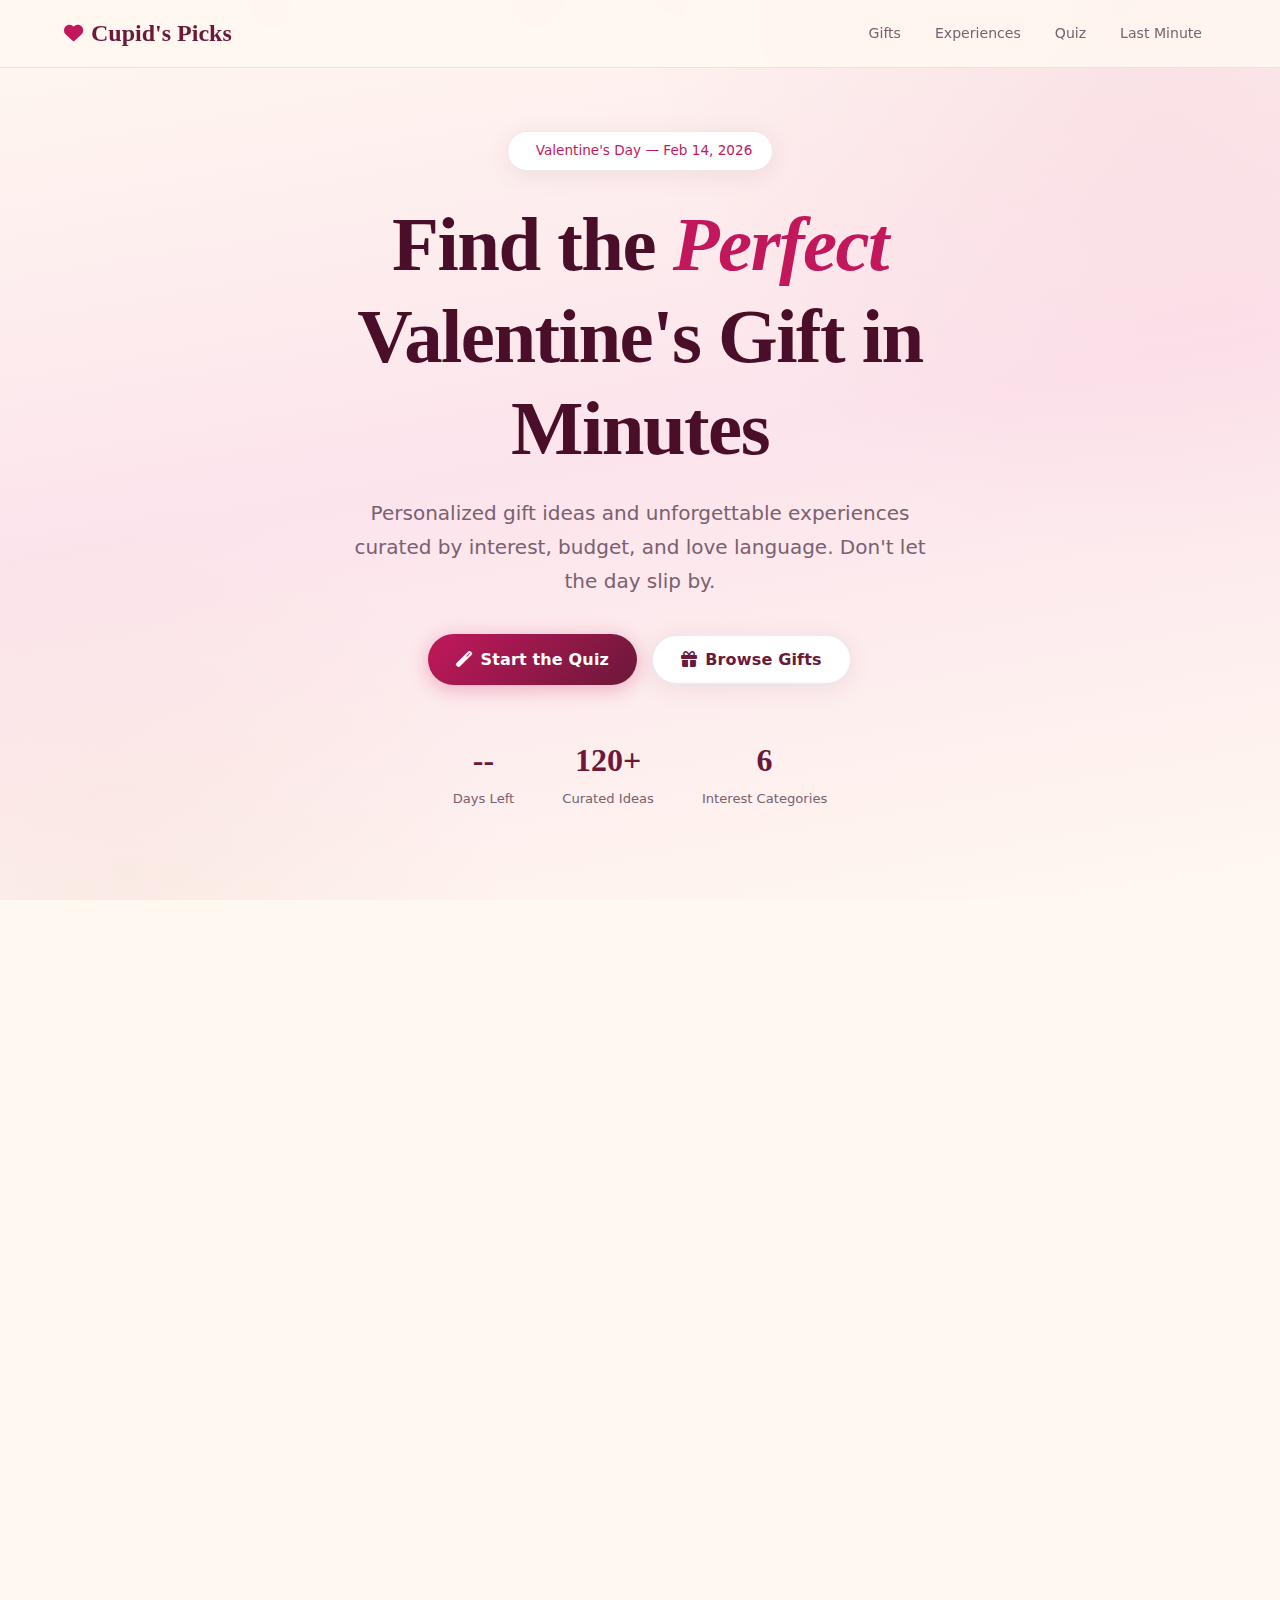
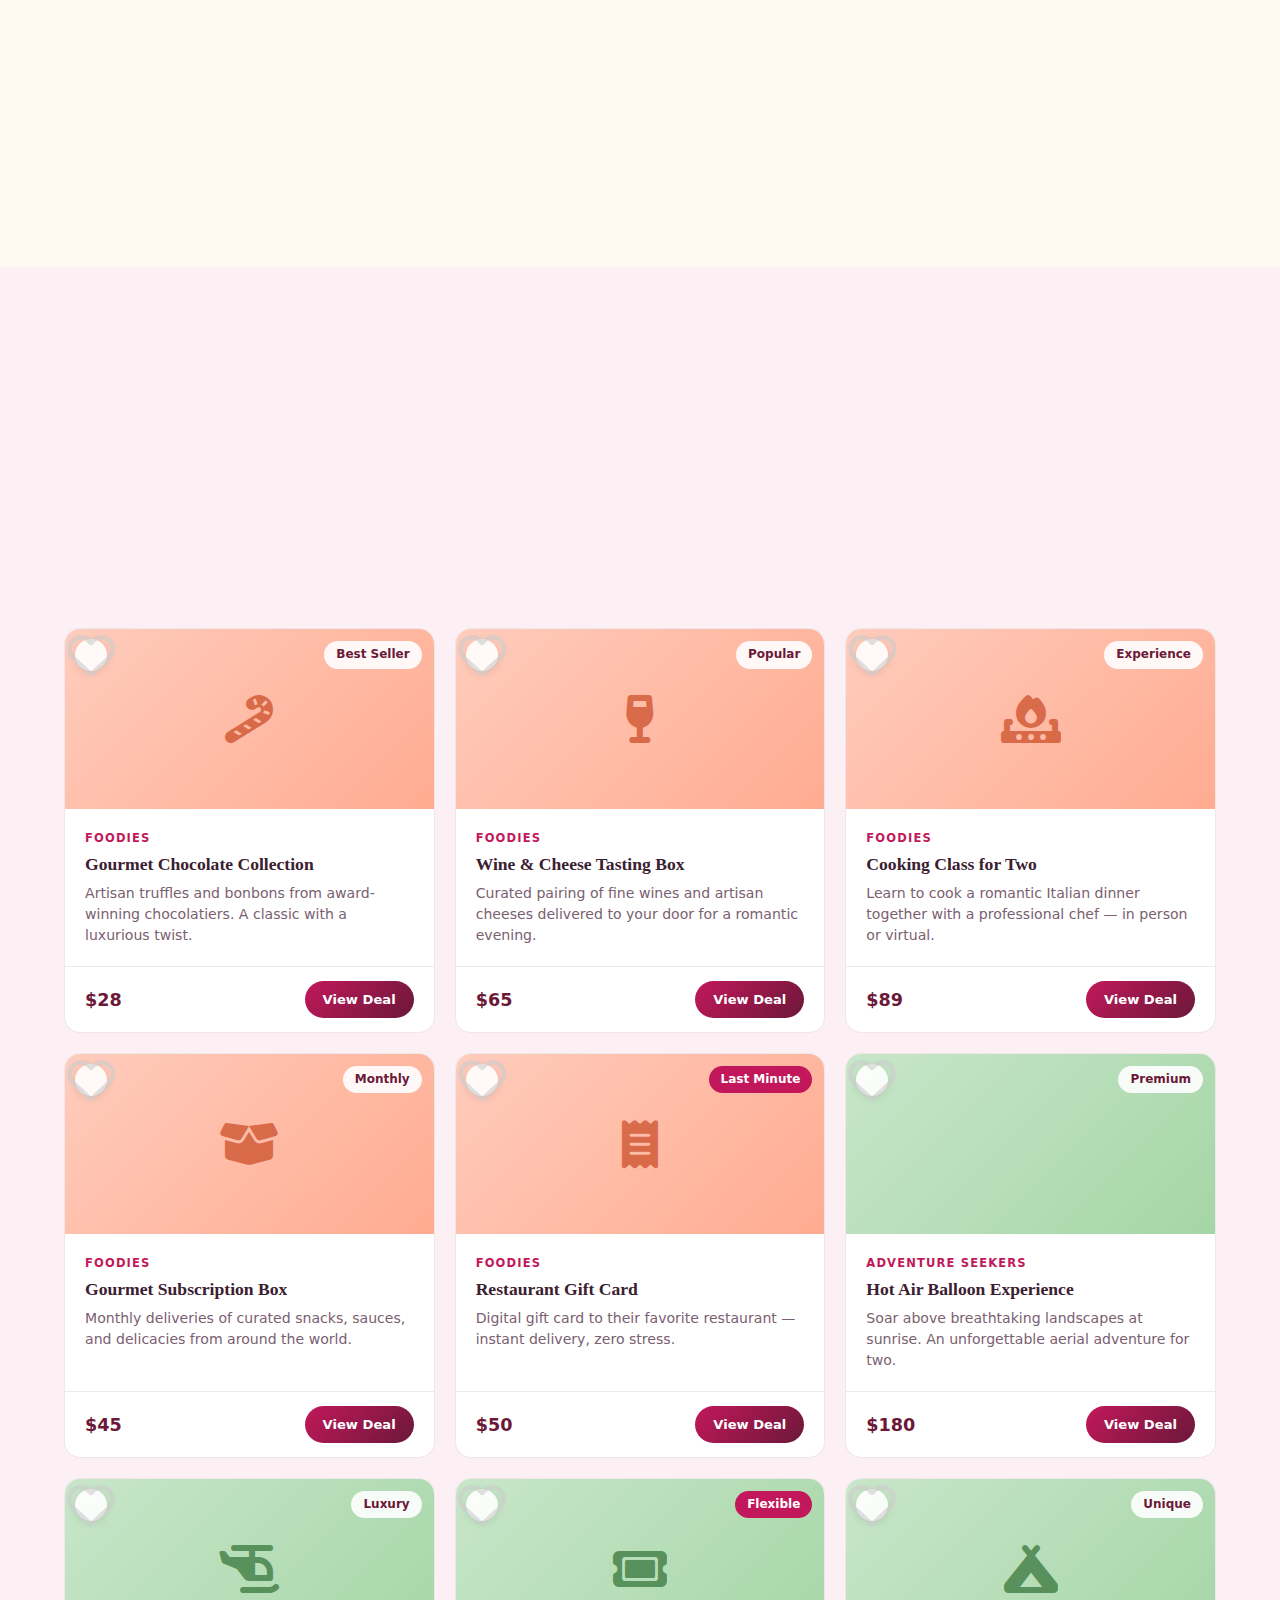
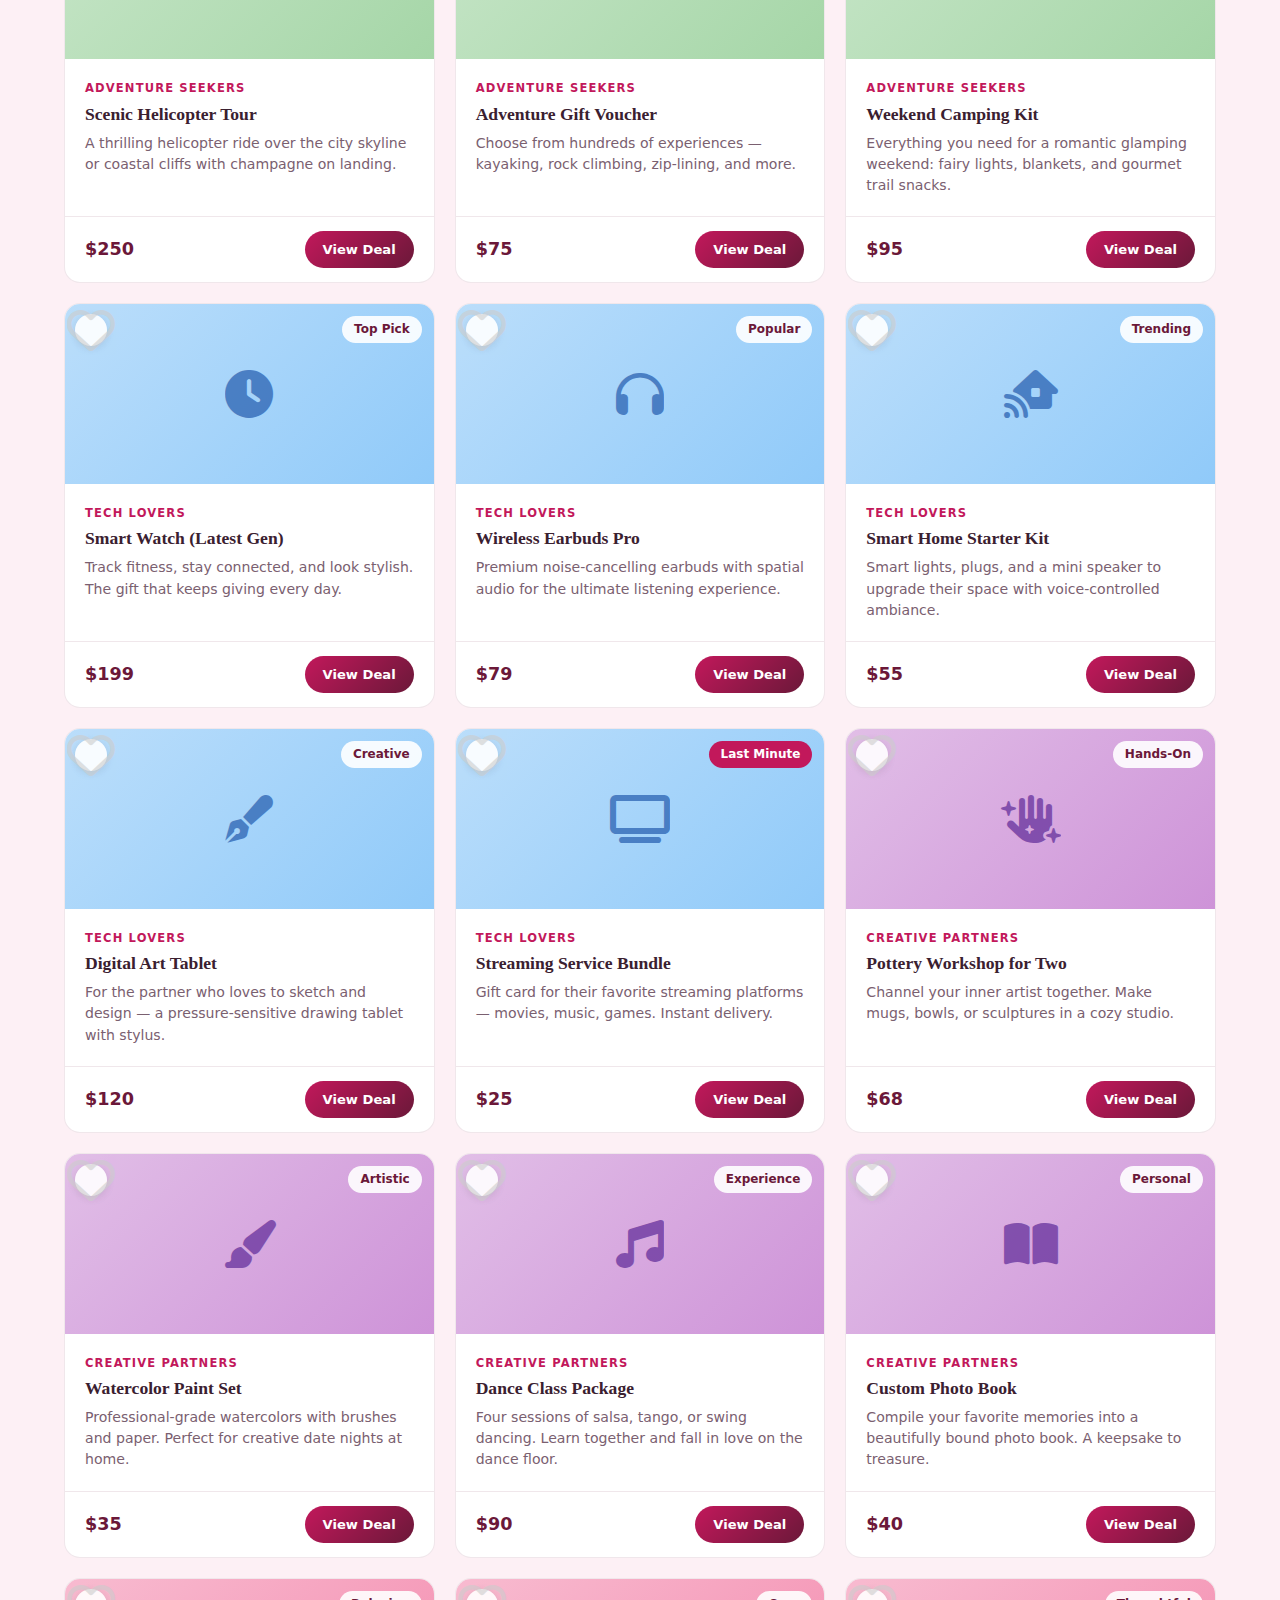
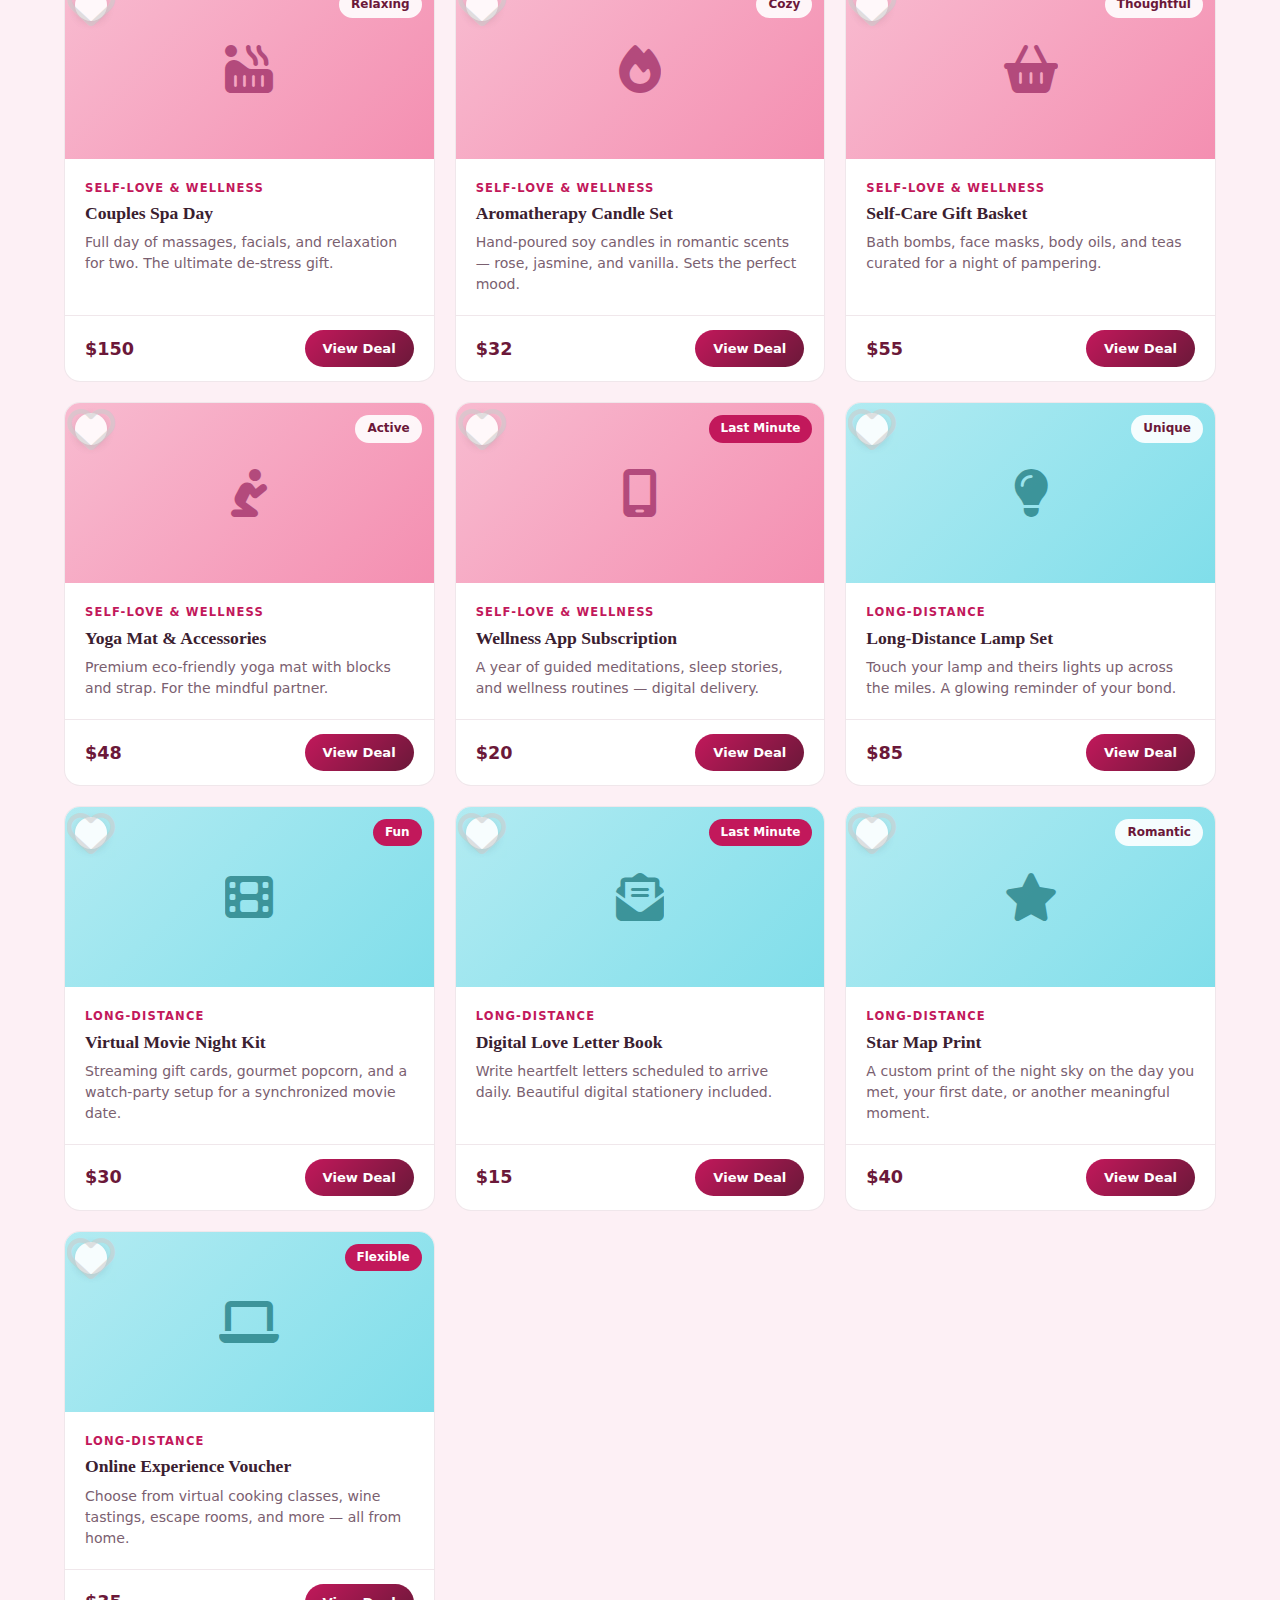
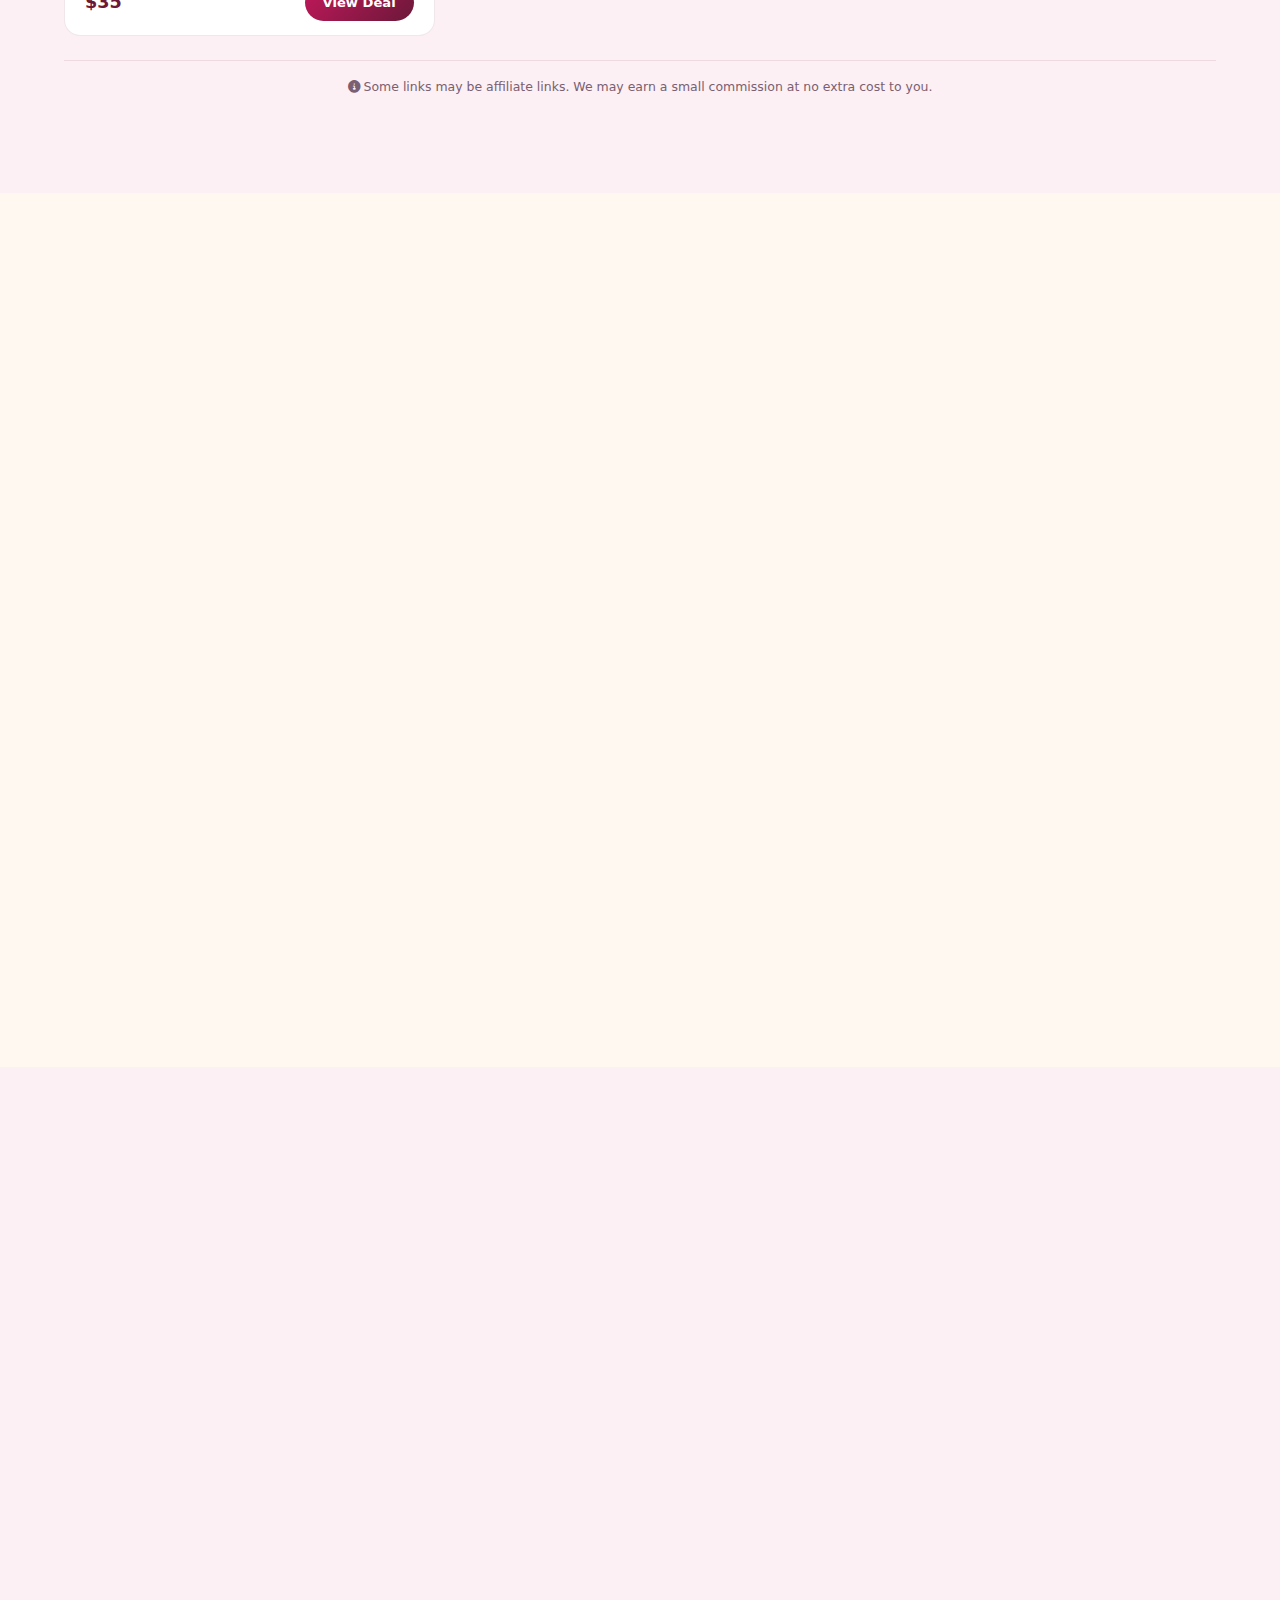
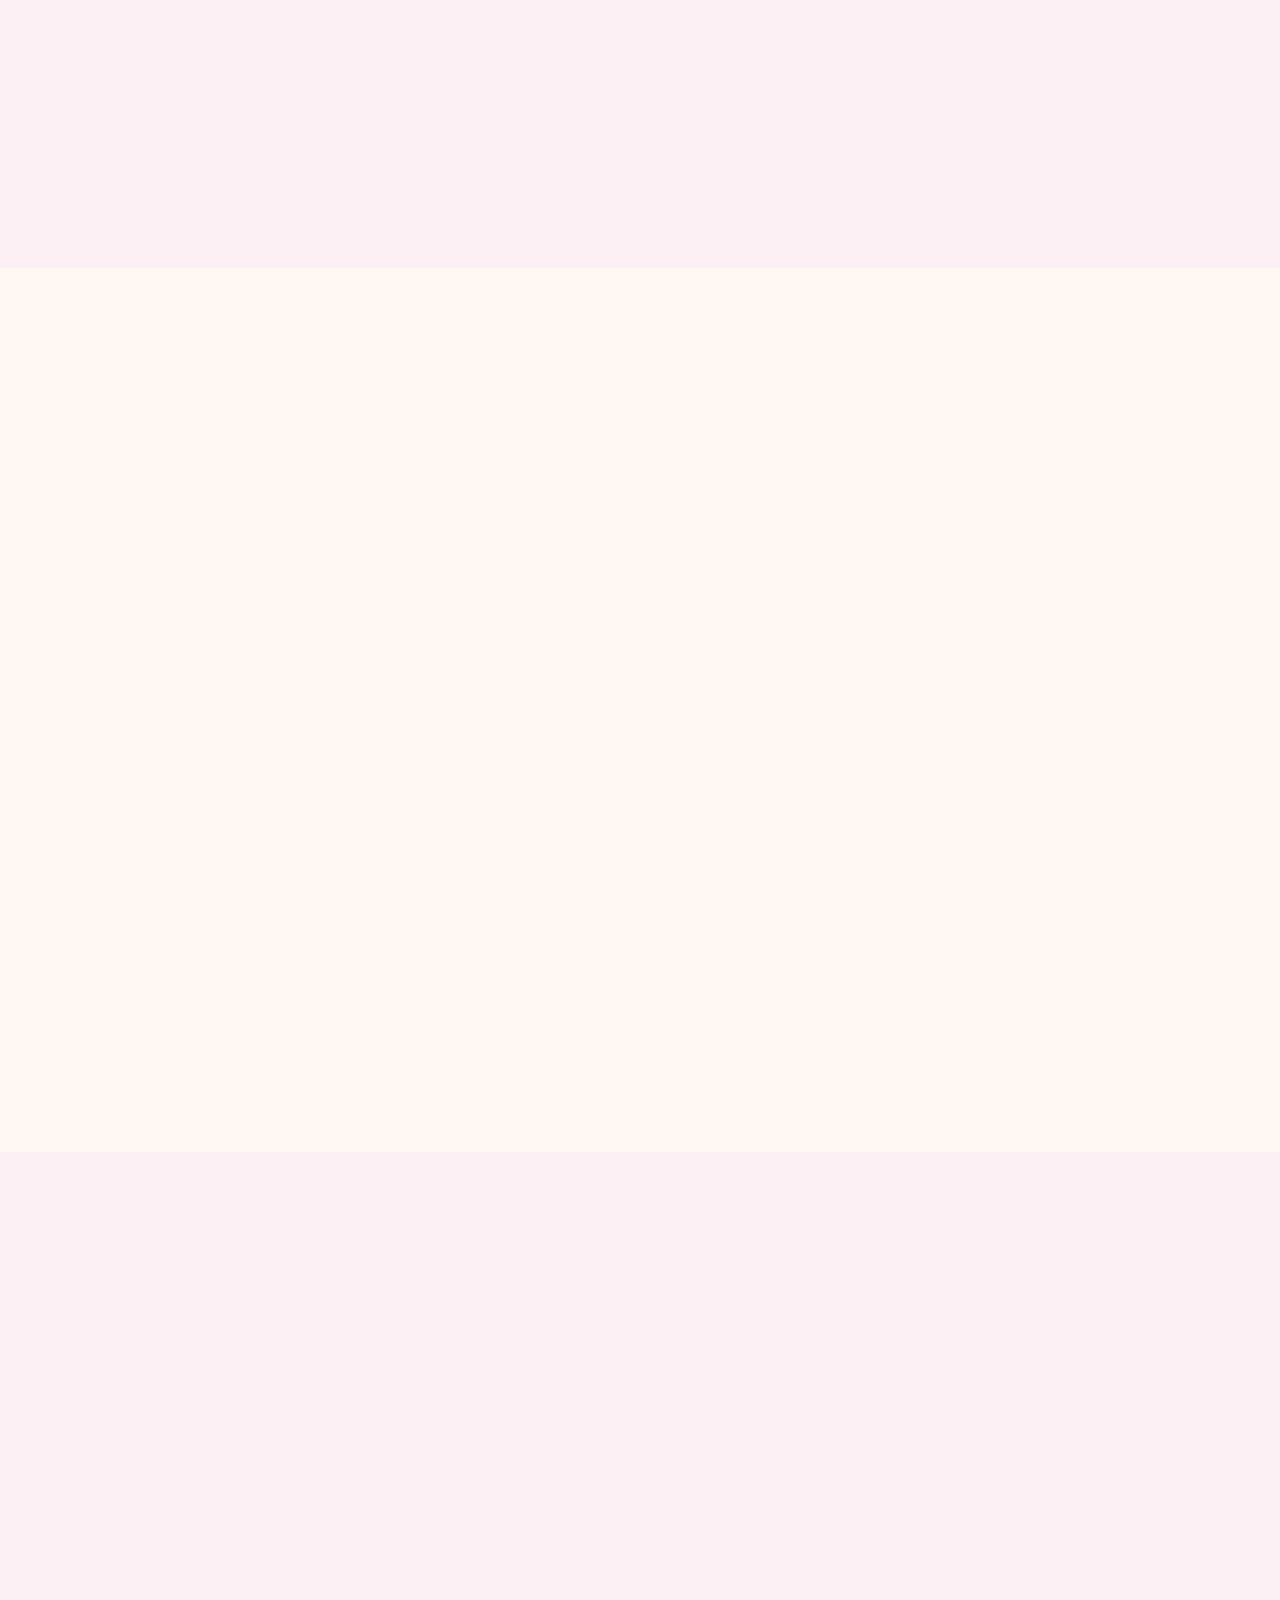
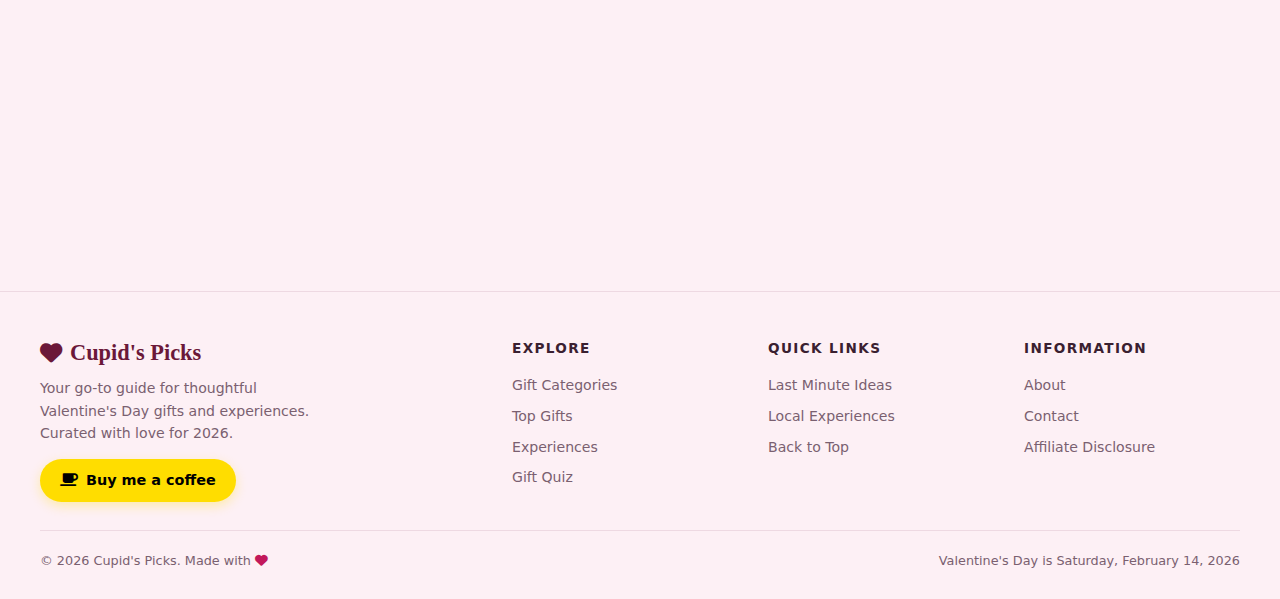
<file: index.html>
<!doctype html>
<html lang="en">
  <head>
    <meta charset="UTF-8" />
    <meta name="viewport" content="width=device-width, initial-scale=1.0" />
    <title>Valentine's Gift & Experience Finder 2026 | Cupid's Picks</title>
    <meta name="description" content="Find the perfect Valentine's Day gift in minutes. Take our 2026 quiz for personalized gift ideas, romantic experiences, and last-minute surprises tailored to your budget." />
    <meta name="keywords" content="Valentine's Day 2026, gift finder, romantic gifts, date ideas, gift quiz, last minute valentine gifts" />
    <meta name="author" content="Cupid's Picks">
    <meta name="theme-color" content="#C2185B">

    <!-- Open Graph / Facebook -->
    <meta property="og:type" content="website" />
    <meta property="og:url" content="https://cupidspicks.com/" />
    <meta property="og:title" content="Valentine's Gift & Experience Finder 2026" />
    <meta property="og:description" content="Discover curated gifts and experiences for your valentine. Shop by interest, budget, or take our personalization quiz." />
    <meta property="og:image" content="https://cupidspicks.com/assets/og-image.jpg" />

    <!-- Twitter -->
    <meta property="twitter:card" content="summary_large_image" />
    <meta property="twitter:url" content="https://cupidspicks.com/" />
    <meta property="twitter:title" content="Valentine's Gift & Experience Finder 2026" />
    <meta property="twitter:description" content="Find the perfect gift in minutes with our 2026 Valentine's finder." />
    <meta property="twitter:image" content="https://cupidspicks.com/assets/og-image.jpg" />

    <!-- Security -->
    <meta http-equiv="Content-Security-Policy" content="default-src 'self' 'unsafe-inline' https:; font-src https://fonts.gstatic.com https://cdnjs.cloudflare.com; style-src 'self' 'unsafe-inline' https://fonts.googleapis.com https://cdnjs.cloudflare.com; img-src 'self' data: https:;">

    <!-- JSON-LD Schema -->
    <script type="application/ld+json">
    {
      "@context": "https://schema.org",
      "@type": "WebApplication",
      "name": "Cupid's Picks Gift Finder",
      "url": "https://cupidspicks.com",
      "description": "Interactive tool to find the perfect Valentine's Day gifts and experiences.",
      "applicationCategory": "Shopping",
      "operatingSystem": "Any",
      "offers": {
        "@type": "AggregateOffer",
        "priceCurrency": "USD",
        "lowPrice": "0",
        "highPrice": "500"
      }
    }
    </script>
    <link rel="preconnect" href="https://fonts.googleapis.com" />
    <link rel="preconnect" href="https://fonts.gstatic.com" crossorigin />
    <link
      href="https://fonts.googleapis.com/css2?family=Cormorant+Garamond:ital,wght@0,400;0,600;0,700;1,400;1,600&family=Outfit:wght@300;400;500;600;700&display=swap"
      rel="stylesheet"
    />
    <link
      rel="stylesheet"
      href="https://cdnjs.cloudflare.com/ajax/libs/font-awesome/6.5.1/css/all.min.css"
    />
    <link rel="stylesheet" href="style.css" />
  </head>
  <body>
    <!-- HEADER -->
    <header class="header">
      <div class="header-inner">
        <a href="#hero" class="logo"
          ><i class="fas fa-heart"></i> Cupid's Picks</a
        >
        <nav class="nav">
          <a href="#categories">Gifts</a>
          <a href="#experiences">Experiences</a>
          <a href="#quiz-section">Quiz</a>
          <a href="#last-minute">Last Minute</a>
          <a href="#favorites" id="favLink" style="display:none"><i class="fas fa-heart"></i> Favorites</a>
        </nav>
        <button class="nav-toggle" id="navToggle" aria-label="Toggle menu">
          <i class="fas fa-bars"></i>
        </button>
      </div>
    </header>
    <div class="mobile-nav" id="mobileNav">
      <a href="#hero" class="mobile-link">Home</a>
      <a href="#categories" class="mobile-link">Gift Categories</a>
      <a href="#gifts" class="mobile-link">Top Gifts</a>
      <a href="#experiences" class="mobile-link">Experiences</a>
      <a href="#quiz-section" class="mobile-link">Take the Quiz</a>
      <a href="#last-minute" class="mobile-link">Last Minute</a>
      <a href="#favorites" class="mobile-link" id="mobFavLink" style="display:none">Favorites</a>
    </div>
    <main>

    <!-- HERO -->
    <section class="hero" id="hero">
      <div class="hearts-container" id="heartsContainer"></div>
      <div class="hero-content">
        <div class="hero-badge">
          <i class="fas fa-calendar-heart"></i> Valentine's Day — Feb 14, 2026
        </div>
        <h1>Find the <em>Perfect</em> Valentine's Gift in Minutes</h1>
        <p>
          Personalized gift ideas and unforgettable experiences curated by
          interest, budget, and love language. Don't let the day slip by.
        </p>
        <div class="hero-actions">
          <button class="btn btn-primary" onclick="smoothScrollTo('#quiz-section')">
            <i class="fas fa-magic"></i> Start the Quiz
          </button>
          <button class="btn btn-secondary" onclick="smoothScrollTo('#categories')">
            <i class="fas fa-gift"></i> Browse Gifts
          </button>
        </div>
        <div class="hero-stats">
          <div class="hero-stat">
            <div class="num" id="countdownDays">--</div>
            <div class="label">Days Left</div>
          </div>
          <div class="hero-stat">
            <div class="num">120+</div>
            <div class="label">Curated Ideas</div>
          </div>
          <div class="hero-stat">
            <div class="num">6</div>
            <div class="label">Interest Categories</div>
          </div>
        </div>
      </div>
    </section>

    <!-- COUNTDOWN -->
    <div class="section" style="padding-bottom: 0">
      <div class="countdown-bar reveal" id="countdownBar">
        <h3><i class="fas fa-clock"></i> Time Until Valentine's Day</h3>
        <div class="countdown-units">
          <div class="countdown-unit">
            <div class="val" id="cdDays">--</div>
            <div class="lbl">Days</div>
          </div>
          <div class="countdown-unit">
            <div class="val" id="cdHours">--</div>
            <div class="lbl">Hours</div>
          </div>
          <div class="countdown-unit">
            <div class="val" id="cdMins">--</div>
            <div class="lbl">Mins</div>
          </div>
          <div class="countdown-unit">
            <div class="val" id="cdSecs">--</div>
            <div class="lbl">Secs</div>
          </div>
        </div>
      </div>
    </div>

    <!-- CATEGORIES -->
    <section class="section" id="categories">
      <div class="section-header reveal">
        <div class="section-label">
          <i class="fas fa-sparkles"></i> Find the Perfect Gift For…
        </div>
        <h2>Shop by Interest</h2>
        <p>
          Select a category to see curated gifts tailored to your valentine's
          personality.
        </p>
      </div>
      <div class="categories-grid reveal" id="categoriesGrid"></div>
    </section>

    <!-- GIFTS -->
    <div class="section-alt">
      <section class="section" id="gifts">
        <div class="section-header reveal">
          <div class="section-label">
            <i class="fas fa-gift"></i> Curated Picks
          </div>
          <h2>Top Gift Ideas</h2>
          <p>
            Filter by budget and category. Every pick is handpicked for
            Valentine's 2026.
          </p>
        </div>
        <div class="price-filters reveal" id="priceFilters">
          <button class="price-btn active" data-price="all">All Prices</button>
          <button class="price-btn" data-price="30">Under $30</button>
          <button class="price-btn" data-price="50">Under $50</button>
          <button class="price-btn" data-price="100">Under $100</button>
          <button class="price-btn" data-price="premium">
            Premium Splurges
          </button>
        </div>
        <div class="gifts-grid" id="giftsGrid"></div>
        <div class="no-results" id="noResults" style="display: none">
          <i class="fas fa-search"></i>
          <p>
            No gifts match your current filters. Try a different combination!
          </p>
        </div>
        <div class="affiliate-notice">
          <i class="fas fa-info-circle"></i> Some links may be affiliate links.
          We may earn a small commission at no extra cost to you.
        </div>
      </section>
    </div>

    <!-- EXPERIENCES -->
    <section class="section" id="experiences">
      <div class="section-header reveal">
        <div class="section-label">
          <i class="fas fa-heart"></i> Valentine's Experiences
        </div>
        <h2>Book an Experience Today</h2>
        <p>
          Create memories that last forever — from local activities to virtual
          date nights.
        </p>
      </div>
      <div class="experiences-row reveal" id="experiencesGrid"></div>
    </section>

    <!-- QUIZ -->
    <div class="section-alt" id="quiz-section">
      <section class="section">
        <div class="section-header reveal">
          <div class="section-label">
            <i class="fas fa-wand-magic-sparkles"></i> Personalized for You
          </div>
          <h2>What Does Your Valentine Love?</h2>
          <p>
            Answer 4 quick questions and get tailored gift and experience
            recommendations.
          </p>
        </div>
        <div class="quiz-container reveal" id="quizContainer"></div>
      </section>
    </div>

    <!-- LAST MINUTE -->
    <section class="section" id="last-minute">
      <div class="section-header reveal">
        <div class="section-label">
          <i class="fas fa-bolt"></i> Need Something Fast?
        </div>
        <h2>Last-Minute Ideas</h2>
        <p>
          Quick gifts and gestures you can arrange today — no shipping anxiety.
        </p>
      </div>
      <div class="last-minute-grid reveal" id="lastMinuteGrid"></div>
    </section>

    <!-- LOCAL EXPERIENCES -->
    <div class="section-alt">
      <section class="section" id="local">
        <div class="section-header reveal">
          <div class="section-label">
            <i class="fas fa-map-pin"></i> Explore Locally
          </div>
          <h2>Local Experiences & Reservations</h2>
          <p>
            Discover romantic activities and dining experiences in your area.
          </p>
        </div>
        <div class="local-grid reveal" id="localGrid"></div>
      </section>
    </div>

      </section>
</div>
</main>

<!-- FOOTER -->
    <footer class="footer">
      <div class="footer-inner">
        <div class="footer-brand">
          <h3><i class="fas fa-heart"></i> Cupid's Picks</h3>
          <p>
            Your go-to guide for thoughtful Valentine's Day gifts and
            experiences. Curated with love for 2026.
          </p>
          <a href="https://buymeacoffee.com/dennis2" target="_blank" class="bmc-button" style="display:inline-flex; align-items:center; gap:8px; margin-top:14px; background:#FFDD00; color:#000; padding:10px 20px; border-radius:24px; font-weight:600; font-size:0.9rem; text-decoration:none; box-shadow:0 4px 12px rgba(255, 221, 0, 0.3); transition:0.3s;">
            <i class="fas fa-coffee"></i> Buy me a coffee
          </a>
        </div>
        <div class="footer-col">
          <h4>Explore</h4>
          <a href="#categories">Gift Categories</a>
          <a href="#gifts">Top Gifts</a>
          <a href="#experiences">Experiences</a>
          <a href="#quiz-section">Gift Quiz</a>
        </div>
        <div class="footer-col">
          <h4>Quick Links</h4>
          <a href="#last-minute">Last Minute Ideas</a>
          <a href="#local">Local Experiences</a>
          <a href="#hero">Back to Top</a>
        </div>
        <div class="footer-col">
          <h4>Information</h4>
          <a
            href="javascript:void(0)"
            onclick="
              showModal(
                'About Us',
                'Cupid\'s Picks is a curated Valentine\'s gift guide. We handpick the best gifts and experiences to make your Valentine\'s Day unforgettable.',
              )
            "
            >About</a
          >
          <a
            href="javascript:void(0)"
            onclick="
              showModal(
                'Contact',
                'For partnerships and inquiries, reach out through our social channels.',
              )
            "
            >Contact</a
          >
          <a
            href="javascript:void(0)"
            onclick="
              showModal(
                'Affiliate Disclosure',
                'Some links on this site are affiliate links. We may earn a commission from qualifying purchases at no additional cost to you. All recommendations are genuine and curated by our team.',
              )
            "
            >Affiliate Disclosure</a
          >
        </div>
      </div>
      <div class="footer-bottom">
        <span
          >&copy; 2026 Cupid's Picks. Made with
          <i class="fas fa-heart" style="color: var(--rose)"></i
        ></span>
        <span>Valentine's Day is Saturday, February 14, 2026</span>
      </div>
    </footer>

    <!-- BACK TO TOP -->
    <button class="back-to-top" id="backToTop" aria-label="Back to top">
      <i class="fas fa-arrow-up"></i>
    </button>

    <!-- MODAL -->
    <div class="modal-overlay" id="modalOverlay">
      <div class="modal">
        <h3 id="modalTitle"></h3>
        <p id="modalBody"></p>
        <div class="modal-actions">
          <button class="btn btn-secondary" onclick="closeModal()">
            Close
          </button>
        </div>
      </div>
    </div>

    <script src="script.js"></script>
  </body>
</html>
</file>
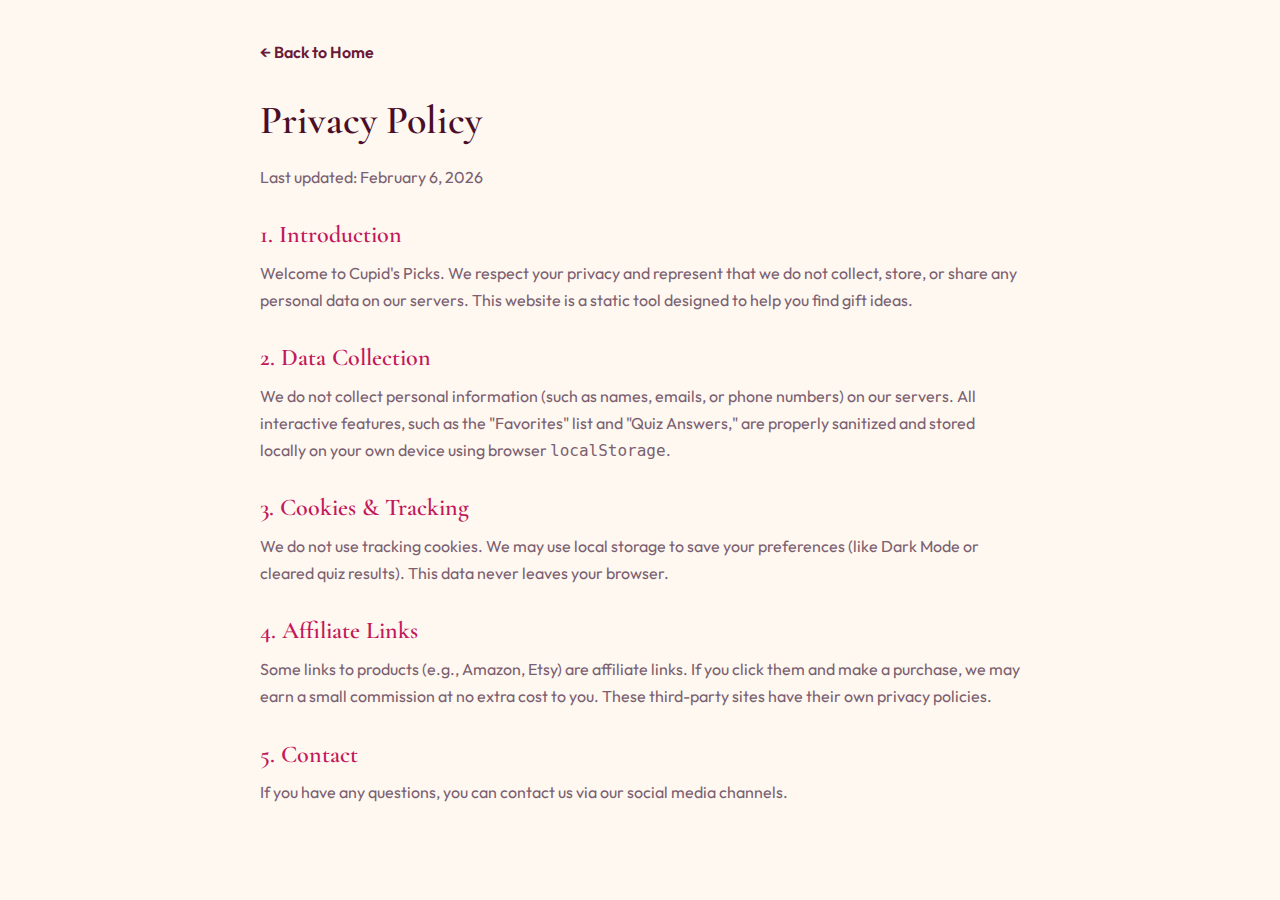
<file: privacy.html>
<!DOCTYPE html>
<html lang="en">
<head>
    <meta charset="UTF-8">
    <meta name="viewport" content="width=device-width, initial-scale=1.0">
    <title>Privacy Policy - Cupid's Picks</title>
    <link rel="stylesheet" href="style.css">
    <link href="https://fonts.googleapis.com/css2?family=Cormorant+Garamond:wght@600;700&family=Outfit:wght@300;400;500&display=swap" rel="stylesheet">
    <style>
        body { padding: 40px 20px; max-width: 800px; margin: 0 auto; background: var(--body-bg); color: var(--text); }
        h1 { color: var(--wine-deep); font-size: 2.5rem; margin-bottom: 20px; }
        h2 { color: var(--rose); margin-top: 30px; margin-bottom: 10px; font-size: 1.5rem; }
        p { margin-bottom: 16px; line-height: 1.7; color: var(--text-muted); }
        .back-link { display: inline-block; margin-bottom: 30px; color: var(--wine); font-weight: 600; text-decoration: none; }
        .back-link:hover { text-decoration: underline; }
    </style>
</head>
<body>
    <a href="index.html" class="back-link">← Back to Home</a>
    
    <h1>Privacy Policy</h1>
    <p>Last updated: February 6, 2026</p>

    <h2>1. Introduction</h2>
    <p>Welcome to Cupid's Picks. We respect your privacy and represent that we do not collect, store, or share any personal data on our servers. This website is a static tool designed to help you find gift ideas.</p>

    <h2>2. Data Collection</h2>
    <p>We do not collect personal information (such as names, emails, or phone numbers) on our servers. All interactive features, such as the "Favorites" list and "Quiz Answers," are properly sanitized and stored locally on your own device using browser <code>localStorage</code>.</p>

    <h2>3. Cookies & Tracking</h2>
    <p>We do not use tracking cookies. We may use local storage to save your preferences (like Dark Mode or cleared quiz results). This data never leaves your browser.</p>

    <h2>4. Affiliate Links</h2>
    <p>Some links to products (e.g., Amazon, Etsy) are affiliate links. If you click them and make a purchase, we may earn a small commission at no extra cost to you. These third-party sites have their own privacy policies.</p>

    <h2>5. Contact</h2>
    <p>If you have any questions, you can contact us via our social media channels.</p>
</body>
</html>
</file>
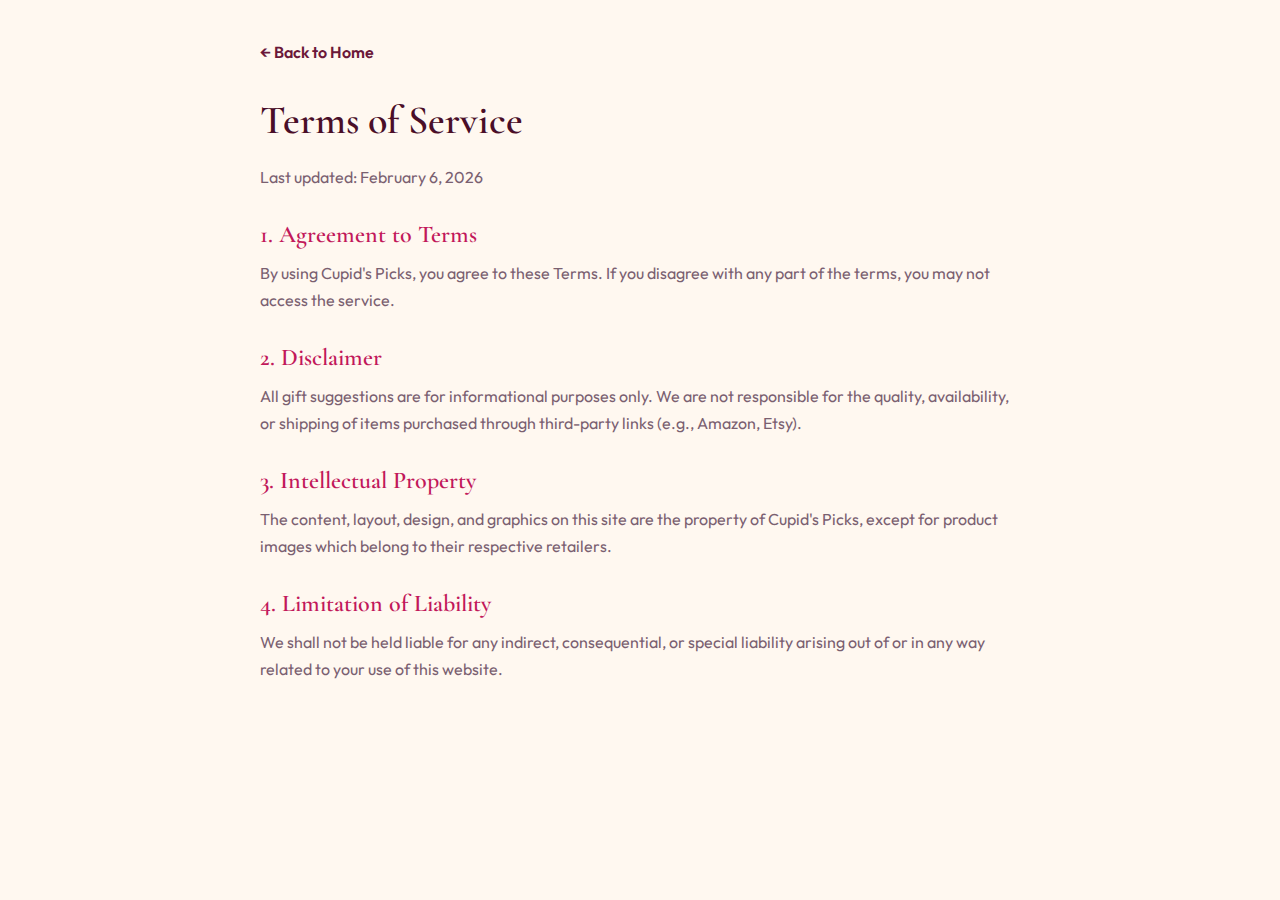
<file: terms.html>
<!DOCTYPE html>
<html lang="en">
<head>
    <meta charset="UTF-8">
    <meta name="viewport" content="width=device-width, initial-scale=1.0">
    <title>Terms & Conditions - Cupid's Picks</title>
    <link rel="stylesheet" href="style.css">
    <link href="https://fonts.googleapis.com/css2?family=Cormorant+Garamond:wght@600;700&family=Outfit:wght@300;400;500&display=swap" rel="stylesheet">
    <style>
        body { padding: 40px 20px; max-width: 800px; margin: 0 auto; background: var(--body-bg); color: var(--text); }
        h1 { color: var(--wine-deep); font-size: 2.5rem; margin-bottom: 20px; }
        h2 { color: var(--rose); margin-top: 30px; margin-bottom: 10px; font-size: 1.5rem; }
        p { margin-bottom: 16px; line-height: 1.7; color: var(--text-muted); }
        .back-link { display: inline-block; margin-bottom: 30px; color: var(--wine); font-weight: 600; text-decoration: none; }
        .back-link:hover { text-decoration: underline; }
    </style>
</head>
<body>
    <a href="index.html" class="back-link">← Back to Home</a>
    
    <h1>Terms of Service</h1>
    <p>Last updated: February 6, 2026</p>

    <h2>1. Agreement to Terms</h2>
    <p>By using Cupid's Picks, you agree to these Terms. If you disagree with any part of the terms, you may not access the service.</p>

    <h2>2. Disclaimer</h2>
    <p>All gift suggestions are for informational purposes only. We are not responsible for the quality, availability, or shipping of items purchased through third-party links (e.g., Amazon, Etsy).</p>

    <h2>3. Intellectual Property</h2>
    <p>The content, layout, design, and graphics on this site are the property of Cupid's Picks, except for product images which belong to their respective retailers.</p>

    <h2>4. Limitation of Liability</h2>
    <p>We shall not be held liable for any indirect, consequential, or special liability arising out of or in any way related to your use of this website.</p>
</body>
</html>
</file>
<file: style.css>
:root {
  --wine: #6b1839;
  --wine-deep: #4a0e28;
  --rose: #c2185b;
  --rose-light: #e91e63;
  --blush: #fce4ec;
  --cream: #fff8f0;
  --gold: #d4a574;
  --gold-bright: #e8b98a;
  --charcoal: #2c2c2c;
  --text: #3a2030;
  --text-muted: #7a6070;
  --card-bg: #ffffff;
  --body-bg: #fff8f0;
  --section-alt: #fdf0f5;
  --border: rgba(107, 24, 57, 0.1);
  --shadow: 0 4px 24px rgba(107, 24, 57, 0.08);
  --shadow-hover: 0 8px 40px rgba(107, 24, 57, 0.15);
  --radius: 16px;
  --radius-sm: 10px;
  --transition: 0.3s cubic-bezier(0.4, 0, 0.2, 1);
  --heading-font: "Cormorant Garamond", Georgia, serif;
  --body-font: "Outfit", system-ui, sans-serif;
}

html.dark {
  --wine: #e8a0be;
  --wine-deep: #f0c0d8;
  --rose: #f48fb1;
  --rose-light: #f8bbd0;
  --blush: #3a1a2a;
  --cream: #1a1018;
  --gold: #e8c9a0;
  --gold-bright: #f0d8b0;
  --charcoal: #e8d8e0;
  --text: #f0e0ea;
  --text-muted: #c0a8b8;
  --card-bg: #2a1820;
  --body-bg: #1a1018;
  --section-alt: #221520;
  --border: rgba(232, 160, 190, 0.15);
  --shadow: 0 4px 24px rgba(0, 0, 0, 0.3);
  --shadow-hover: 0 8px 40px rgba(0, 0, 0, 0.5);
}

html {
  scroll-behavior: smooth;
}

*,
*::before,
*::after {
  margin: 0;
  padding: 0;
  box-sizing: border-box;
}

body {
  font-family: var(--body-font);
  background: var(--body-bg);
  color: var(--text);
  line-height: 1.6;
  overflow-x: hidden;
  font-size: 16px;
}

h1,
h2,
h3,
h4 {
  font-family: var(--heading-font);
  font-weight: 600;
  line-height: 1.2;
}
a {
  text-decoration: none;
  color: inherit;
}
button {
  cursor: pointer;
  border: none;
  background: none;
  font-family: var(--body-font);
}
img {
  max-width: 100%;
  display: block;
}

/* ===== SCROLLBAR ===== */
::-webkit-scrollbar {
  width: 8px;
}
::-webkit-scrollbar-track {
  background: var(--body-bg);
}
::-webkit-scrollbar-thumb {
  background: var(--gold);
  border-radius: 4px;
}

/* ===== HEADER ===== */
.header {
  position: fixed;
  top: 0;
  left: 0;
  right: 0;
  z-index: 100;
  background: rgba(255, 248, 240, 0.85);
  backdrop-filter: blur(20px);
  border-bottom: 1px solid var(--border);
  transition: var(--transition);
}
html.dark .header {
  background: rgba(26, 16, 24, 0.85);
}
.header-inner {
  max-width: 1200px;
  margin: 0 auto;
  display: flex;
  align-items: center;
  justify-content: space-between;
  padding: 14px 24px;
}
.logo {
  font-family: var(--heading-font);
  font-size: 1.5rem;
  font-weight: 700;
  color: var(--wine);
  display: flex;
  align-items: center;
  gap: 8px;
}
.logo i {
  color: var(--rose);
  font-size: 1.2rem;
}
.nav {
  display: flex;
  align-items: center;
  gap: 6px;
}
.nav a {
  padding: 8px 14px;
  border-radius: 24px;
  font-size: 0.88rem;
  font-weight: 500;
  color: var(--text-muted);
  transition: var(--transition);
}
.nav a:hover,
.nav a.active {
  color: var(--wine);
  background: var(--blush);
}
.nav-toggle {
  display: none;
  font-size: 1.3rem;
  color: var(--wine);
  padding: 8px;
  border-radius: 8px;
}
.mobile-nav {
  display: none;
  position: fixed;
  top: 60px;
  left: 0;
  right: 0;
  bottom: 0;
  background: var(--body-bg);
  z-index: 99;
  padding: 20px;
  flex-direction: column;
  gap: 4px;
}
.mobile-nav.open {
  display: flex;
}
.mobile-nav a {
  padding: 14px 20px;
  border-radius: 12px;
  font-size: 1rem;
  font-weight: 500;
  color: var(--text);
  transition: var(--transition);
}
.mobile-nav a:hover {
  background: var(--blush);
  color: var(--wine);
}

@media (max-width: 768px) {
  .nav {
    display: none;
  }
  .nav-toggle {
    display: block;
  }
}

/* ===== HERO ===== */
.hero {
  min-height: 100vh;
  display: flex;
  align-items: center;
  justify-content: center;
  padding: 100px 24px 60px;
  position: relative;
  overflow: hidden;
  background: linear-gradient(
    170deg,
    var(--body-bg) 0%,
    var(--blush) 50%,
    var(--body-bg) 100%
  );
}
.hero::before {
  content: "";
  position: absolute;
  top: -50%;
  right: -30%;
  width: 80vw;
  height: 80vw;
  border-radius: 50%;
  background: radial-gradient(
    circle,
    rgba(194, 24, 91, 0.06) 0%,
    transparent 70%
  );
  pointer-events: none;
}
.hero::after {
  content: "";
  position: absolute;
  bottom: -40%;
  left: -20%;
  width: 60vw;
  height: 60vw;
  border-radius: 50%;
  background: radial-gradient(
    circle,
    rgba(212, 165, 116, 0.08) 0%,
    transparent 70%
  );
  pointer-events: none;
}
.hero-content {
  max-width: 800px;
  text-align: center;
  position: relative;
  z-index: 1;
}
.hero-badge {
  display: inline-flex;
  align-items: center;
  gap: 8px;
  background: var(--card-bg);
  padding: 8px 20px;
  border-radius: 30px;
  font-size: 0.85rem;
  font-weight: 500;
  color: var(--rose);
  box-shadow: var(--shadow);
  margin-bottom: 28px;
  border: 1px solid var(--border);
  animation: fadeInDown 0.8s ease both;
}
.hero-badge i {
  animation: pulse 1.5s infinite;
}
.hero h1 {
  font-size: clamp(2.8rem, 6vw, 5rem);
  color: var(--wine-deep);
  margin-bottom: 20px;
  letter-spacing: -0.02em;
  animation: fadeInDown 0.8s 0.15s ease both;
}
.hero h1 em {
  font-style: italic;
  color: var(--rose);
}
.hero p {
  font-size: clamp(1.05rem, 2vw, 1.25rem);
  color: var(--text-muted);
  max-width: 600px;
  margin: 0 auto 36px;
  line-height: 1.7;
  animation: fadeInDown 0.8s 0.3s ease both;
}
.hero-actions {
  display: flex;
  gap: 14px;
  justify-content: center;
  flex-wrap: wrap;
  animation: fadeInDown 0.8s 0.45s ease both;
}
.btn {
  display: inline-flex;
  align-items: center;
  gap: 8px;
  padding: 14px 28px;
  border-radius: 30px;
  font-size: 1rem;
  font-weight: 600;
  transition: var(--transition);
  letter-spacing: 0.01em;
}
.btn-primary {
  background: linear-gradient(135deg, var(--rose), var(--wine));
  color: #fff;
  box-shadow: 0 4px 20px rgba(194, 24, 91, 0.3);
}
.btn-primary:hover {
  transform: translateY(-2px);
  box-shadow: 0 6px 28px rgba(194, 24, 91, 0.4);
}
.btn-secondary {
  background: var(--card-bg);
  color: var(--wine);
  border: 2px solid var(--border);
  box-shadow: var(--shadow);
}
.btn-secondary:hover {
  border-color: var(--rose);
  transform: translateY(-2px);
}

.hero-stats {
  display: flex;
  justify-content: center;
  gap: 48px;
  margin-top: 50px;
  animation: fadeInDown 0.8s 0.6s ease both;
}
.hero-stat {
  text-align: center;
}
.hero-stat .num {
  font-family: var(--heading-font);
  font-size: 2rem;
  font-weight: 700;
  color: var(--wine);
}
.hero-stat .label {
  font-size: 0.82rem;
  color: var(--text-muted);
  margin-top: 2px;
}

/* ===== FLOATING HEARTS ===== */
.hearts-container {
  position: absolute;
  inset: 0;
  overflow: hidden;
  pointer-events: none;
  z-index: 0;
}
.floating-heart {
  position: absolute;
  font-size: 1.2rem;
  opacity: 0.15;
  color: var(--rose);
  animation: floatHeart linear infinite;
}
@keyframes floatHeart {
  0% {
    transform: translateY(100vh) rotate(0deg);
    opacity: 0;
  }
  10% {
    opacity: 0.15;
  }
  90% {
    opacity: 0.15;
  }
  100% {
    transform: translateY(-10vh) rotate(360deg);
    opacity: 0;
  }
}

/* ===== SECTIONS ===== */
.section {
  padding: 80px 24px;
  max-width: 1200px;
  margin: 0 auto;
}
.section-alt {
  background: var(--section-alt);
}
.section-alt .section {
  padding: 80px 24px;
}
.section-header {
  text-align: center;
  margin-bottom: 48px;
}
.section-label {
  display: inline-flex;
  align-items: center;
  gap: 6px;
  font-size: 0.82rem;
  font-weight: 600;
  color: var(--rose);
  text-transform: uppercase;
  letter-spacing: 0.12em;
  margin-bottom: 12px;
}
.section-header h2 {
  font-size: clamp(2rem, 4vw, 3rem);
  color: var(--wine-deep);
  margin-bottom: 12px;
}
.section-header p {
  color: var(--text-muted);
  max-width: 560px;
  margin: 0 auto;
  font-size: 1.05rem;
}

/* ===== CATEGORIES GRID ===== */
.categories-grid {
  display: grid;
  grid-template-columns: repeat(auto-fit, minmax(170px, 1fr));
  gap: 16px;
}
.category-card {
  background: var(--card-bg);
  border: 1px solid var(--border);
  border-radius: var(--radius);
  padding: 28px 20px;
  text-align: center;
  transition: var(--transition);
  cursor: pointer;
  position: relative;
  overflow: hidden;
}
.category-card::before {
  content: "";
  position: absolute;
  top: 0;
  left: 0;
  right: 0;
  height: 3px;
  background: linear-gradient(90deg, var(--rose), var(--gold));
  transform: scaleX(0);
  transition: var(--transition);
  transform-origin: left;
}
.category-card:hover::before {
  transform: scaleX(1);
}
.category-card:hover {
  transform: translateY(-4px);
  box-shadow: var(--shadow-hover);
}
.category-card.active {
  border-color: var(--rose);
  box-shadow: 0 0 0 2px rgba(194, 24, 91, 0.15);
}
.category-card.active::before {
  transform: scaleX(1);
}
.category-icon {
  width: 56px;
  height: 56px;
  border-radius: 16px;
  margin: 0 auto 14px;
  display: flex;
  align-items: center;
  justify-content: center;
  font-size: 1.4rem;
}
.category-card h3 {
  font-size: 1.05rem;
  font-weight: 600;
  color: var(--text);
  margin-bottom: 4px;
}
.category-card p {
  font-size: 0.78rem;
  color: var(--text-muted);
}

/* Category colors */
.cat-foodie .category-icon {
  background: #fff3e0;
  color: #e65100;
}
.cat-adventure .category-icon {
  background: #e8f5e9;
  color: #2e7d32;
}
.cat-tech .category-icon {
  background: #e3f2fd;
  color: #1565c0;
}
.cat-creative .category-icon {
  background: #f3e5f5;
  color: #7b1fa2;
}
.cat-wellness .category-icon {
  background: #fce4ec;
  color: #c2185b;
}
.cat-distance .category-icon {
  background: #e0f7fa;
  color: #00838f;
}
html.dark .cat-foodie .category-icon {
  background: #3e2723;
}
html.dark .cat-adventure .category-icon {
  background: #1b3a1b;
}
html.dark .cat-tech .category-icon {
  background: #0d2540;
}
html.dark .cat-creative .category-icon {
  background: #2a1530;
}
html.dark .cat-wellness .category-icon {
  background: #3a1a2a;
}
html.dark .cat-distance .category-icon {
  background: #0a2a2f;
}

/* ===== PRICE FILTER ===== */
.price-filters {
  display: flex;
  gap: 10px;
  justify-content: center;
  flex-wrap: wrap;
  margin-bottom: 36px;
}
.price-btn {
  padding: 10px 22px;
  border-radius: 24px;
  font-size: 0.9rem;
  font-weight: 500;
  background: var(--card-bg);
  border: 1px solid var(--border);
  color: var(--text);
  transition: var(--transition);
}
.price-btn:hover {
  border-color: var(--rose);
  color: var(--rose);
}
.price-btn.active {
  background: var(--wine);
  color: #fff;
  border-color: var(--wine);
}
html.dark .price-btn.active {
  background: var(--rose);
  color: #1a1018;
}

/* ===== GIFTS GRID ===== */
.gifts-grid {
  display: grid;
  grid-template-columns: repeat(auto-fill, minmax(280px, 1fr));
  gap: 20px;
}
.gift-card {
  background: var(--card-bg);
  border: 1px solid var(--border);
  border-radius: var(--radius);
  overflow: hidden;
  transition: var(--transition);
  display: flex;
  flex-direction: column;
}
.gift-card:hover {
  transform: translateY(-4px);
  box-shadow: var(--shadow-hover);
}
.gift-visual {
  height: 180px;
  position: relative;
  overflow: hidden;
  display: flex;
  align-items: center;
  justify-content: center;
}
.gift-visual i {
  font-size: 3rem;
  opacity: 0.6;
}
.gift-tag {
  position: absolute;
  top: 12px;
  right: 12px;
  background: rgba(255, 255, 255, 0.9);
  color: var(--wine);
  padding: 4px 12px;
  border-radius: 20px;
  font-size: 0.75rem;
  font-weight: 600;
}
html.dark .gift-tag {
  background: rgba(42, 24, 32, 0.9);
}
.gift-tag.last-minute {
  background: var(--rose);
  color: #fff;
}
.gift-info {
  padding: 20px;
  flex: 1;
  display: flex;
  flex-direction: column;
}
.gift-category-label {
  font-size: 0.72rem;
  font-weight: 600;
  text-transform: uppercase;
  letter-spacing: 0.1em;
  color: var(--rose);
  margin-bottom: 6px;
}
.gift-info h3 {
  font-size: 1.1rem;
  color: var(--text);
  margin-bottom: 8px;
  font-family: var(--heading-font);
}
.gift-info p {
  font-size: 0.88rem;
  color: var(--text-muted);
  flex: 1;
  line-height: 1.5;
}
.gift-footer {
  display: flex;
  align-items: center;
  justify-content: space-between;
  padding: 14px 20px;
  border-top: 1px solid var(--border);
}
.gift-price {
  font-weight: 700;
  color: var(--wine);
  font-size: 1.1rem;
}
.gift-cta {
  padding: 8px 18px;
  border-radius: 20px;
  font-size: 0.82rem;
  font-weight: 600;
  background: linear-gradient(135deg, var(--rose), var(--wine));
  color: #fff;
  transition: var(--transition);
}
.gift-cta:hover {
  transform: scale(1.05);
}

/* Gift visual gradients */
.cat-card.tech {
  background: linear-gradient(rgba(0,0,0,0.3), rgba(0,0,0,0.3)), url('assets/cat-tech.jpg'), linear-gradient(135deg, #0d47a1, #1976d2);
  background-size: cover;
  background-position: center;
}
.vis-food {
  background: linear-gradient(135deg, #ffccbc, #ffab91);
  color: #bf360c;
}
.vis-adventure {
  background: linear-gradient(135deg, #c8e6c9, #a5d6a7);
  color: #1b5e20;
}
.vis-tech {
  background: linear-gradient(135deg, #bbdefb, #90caf9);
  color: #0d47a1;
}
.vis-creative {
  background: linear-gradient(135deg, #e1bee7, #ce93d8);
  color: #4a148c;
}
.vis-wellness {
  background: linear-gradient(135deg, #f8bbd0, #f48fb1);
  color: #880e4f;
}
.vis-distance {
  background: linear-gradient(135deg, #b2ebf2, #80deea);
  color: #006064;
}
html.dark .vis-food {
  background: linear-gradient(135deg, #4e342e, #3e2723);
  color: #ffab91;
}
html.dark .vis-adventure {
  background: linear-gradient(135deg, #1b3a1b, #2e4a2e);
  color: #a5d6a7;
}
html.dark .vis-tech {
  background: linear-gradient(135deg, #0d2540, #1a3a5c);
  color: #90caf9;
}
html.dark .vis-creative {
  background: linear-gradient(135deg, #2a1530, #3d2050);
  color: #ce93d8;
}
html.dark .vis-wellness {
  background: linear-gradient(135deg, #3a1a2a, #4d2040);
  color: #f48fb1;
}
html.dark .vis-distance {
  background: linear-gradient(135deg, #0a2a2f, #153a40);
  color: #80deea;
}

/* ===== EXPERIENCES ===== */
.experiences-row {
  display: grid;
  grid-template-columns: repeat(auto-fill, minmax(320px, 1fr));
  gap: 20px;
}
.experience-card {
  background: var(--card-bg);
  border: 1px solid var(--border);
  border-radius: var(--radius);
  overflow: hidden;
  transition: var(--transition);
}
.experience-card:hover {
  transform: translateY(-3px);
  box-shadow: var(--shadow-hover);
}
.exp-header {
  padding: 24px 24px 16px;
  display: flex;
  align-items: flex-start;
  gap: 16px;
}
.exp-icon {
  width: 50px;
  height: 50px;
  border-radius: 14px;
  flex-shrink: 0;
  display: flex;
  align-items: center;
  justify-content: center;
  font-size: 1.3rem;
  background: var(--blush);
  color: var(--rose);
}
.exp-meta h3 {
  font-size: 1.15rem;
  color: var(--text);
  font-family: var(--heading-font);
}
.exp-meta .exp-type {
  font-size: 0.78rem;
  color: var(--text-muted);
  margin-top: 2px;
}
.exp-body {
  padding: 0 24px 16px;
}
.exp-body p {
  font-size: 0.9rem;
  color: var(--text-muted);
  line-height: 1.6;
}
.exp-footer {
  padding: 14px 24px;
  border-top: 1px solid var(--border);
  display: flex;
  align-items: center;
  justify-content: space-between;
}
.exp-price {
  font-weight: 600;
  color: var(--wine);
}
.exp-cta {
  padding: 8px 18px;
  border-radius: 20px;
  font-size: 0.82rem;
  font-weight: 600;
  background: var(--blush);
  color: var(--rose);
  transition: var(--transition);
}
.exp-cta:hover {
  background: var(--rose);
  color: #fff;
}

/* ===== QUIZ ===== */
.quiz-container {
  background: var(--card-bg);
  border: 1px solid var(--border);
  border-radius: 24px;
  padding: 48px 36px;
  max-width: 720px;
  margin: 0 auto;
  box-shadow: var(--shadow);
  position: relative;
  overflow: hidden;
}
.quiz-container::before {
  content: "";
  position: absolute;
  top: 0;
  left: 0;
  right: 0;
  height: 4px;
  background: linear-gradient(90deg, var(--rose), var(--gold), var(--rose));
}
.quiz-progress {
  display: flex;
  gap: 6px;
  margin-bottom: 32px;
}
.quiz-progress .step {
  flex: 1;
  height: 4px;
  border-radius: 2px;
  background: var(--blush);
  transition: var(--transition);
}
.quiz-progress .step.active {
  background: var(--rose);
}
.quiz-progress .step.done {
  background: var(--gold);
}
.quiz-question {
  text-align: center;
  margin-bottom: 32px;
}
.quiz-question h3 {
  font-size: 1.6rem;
  color: var(--wine-deep);
  margin-bottom: 8px;
}
.quiz-question p {
  color: var(--text-muted);
  font-size: 0.95rem;
}
.quiz-options {
  display: grid;
  grid-template-columns: 1fr 1fr;
  gap: 12px;
}
.quiz-option {
  padding: 18px 20px;
  border-radius: var(--radius-sm);
  border: 2px solid var(--border);
  background: var(--body-bg);
  text-align: center;
  transition: var(--transition);
  cursor: pointer;
  font-size: 0.95rem;
  font-weight: 500;
  color: var(--text);
}
.quiz-option:hover {
  border-color: var(--rose);
  color: var(--rose);
}
.quiz-option.selected {
  border-color: var(--rose);
  background: var(--blush);
  color: var(--wine);
}
.quiz-option i {
  display: block;
  font-size: 1.5rem;
  margin-bottom: 8px;
}
.quiz-nav {
  display: flex;
  justify-content: space-between;
  margin-top: 28px;
}
.quiz-results {
  text-align: center;
}
.quiz-results h3 {
  font-size: 1.8rem;
  color: var(--wine-deep);
  margin-bottom: 12px;
}
.quiz-results p {
  color: var(--text-muted);
  font-size: 1rem;
  margin-bottom: 24px;
}
.quiz-result-tags {
  display: flex;
  flex-wrap: wrap;
  gap: 10px;
  justify-content: center;
  margin-bottom: 28px;
}
.quiz-result-tag {
  padding: 8px 20px;
  border-radius: 24px;
  font-size: 0.88rem;
  font-weight: 600;
  background: var(--blush);
  color: var(--rose);
  border: 1px solid var(--border);
}

/* ===== LAST MINUTE ===== */
.last-minute-grid {
  display: grid;
  grid-template-columns: repeat(auto-fill, minmax(250px, 1fr));
  gap: 16px;
}
.lm-card {
  background: var(--card-bg);
  border: 1px solid var(--border);
  border-radius: var(--radius);
  padding: 24px;
  transition: var(--transition);
}
.lm-card:hover {
  transform: translateY(-3px);
  box-shadow: var(--shadow-hover);
}
.lm-icon {
  width: 44px;
  height: 44px;
  border-radius: 12px;
  margin-bottom: 14px;
  display: flex;
  align-items: center;
  justify-content: center;
  background: var(--blush);
  color: var(--rose);
  font-size: 1.1rem;
}
.lm-card h3 {
  font-size: 1.05rem;
  color: var(--text);
  margin-bottom: 6px;
  font-family: var(--heading-font);
}
.lm-card p {
  font-size: 0.85rem;
  color: var(--text-muted);
  line-height: 1.5;
}
.lm-card .lm-link {
  display: inline-flex;
  align-items: center;
  gap: 6px;
  margin-top: 12px;
  font-size: 0.85rem;
  font-weight: 600;
  color: var(--rose);
  transition: var(--transition);
}
.lm-card .lm-link:hover {
  gap: 10px;
}

/* ===== LOCAL EXPERIENCES ===== */
.local-grid {
  display: grid;
  grid-template-columns: repeat(auto-fill, minmax(260px, 1fr));
  gap: 16px;
}
.local-card {
  background: var(--card-bg);
  border: 1px solid var(--border);
  border-radius: var(--radius);
  padding: 24px;
  position: relative;
  transition: var(--transition);
}
.local-card:hover {
  transform: translateY(-3px);
  box-shadow: var(--shadow-hover);
}
.local-badge {
  position: absolute;
  top: 16px;
  right: 16px;
  padding: 4px 10px;
  border-radius: 12px;
  font-size: 0.7rem;
  font-weight: 600;
  background: var(--blush);
  color: var(--rose);
}
.local-card h3 {
  font-size: 1.1rem;
  color: var(--text);
  margin-bottom: 6px;
  font-family: var(--heading-font);
}
.local-card .local-type {
  font-size: 0.78rem;
  color: var(--text-muted);
  margin-bottom: 10px;
  display: flex;
  align-items: center;
  gap: 6px;
}
.local-card p {
  font-size: 0.88rem;
  color: var(--text-muted);
  line-height: 1.5;
}

/* ===== COUNTDOWN ===== */
.countdown-bar {
  background: linear-gradient(135deg, var(--wine), var(--rose));
  color: #fff;
  padding: 20px 24px;
  text-align: center;
  border-radius: var(--radius);
  margin-bottom: 48px;
  display: flex;
  align-items: center;
  justify-content: center;
  gap: 24px;
  flex-wrap: wrap;
}
.countdown-bar h3 {
  font-family: var(--heading-font);
  font-size: 1.3rem;
}
.countdown-units {
  display: flex;
  gap: 16px;
}
.countdown-unit {
  text-align: center;
}
.countdown-unit .val {
  font-size: 1.8rem;
  font-weight: 700;
  font-family: var(--heading-font);
  line-height: 1;
}
.countdown-unit .lbl {
  font-size: 0.7rem;
  text-transform: uppercase;
  letter-spacing: 0.1em;
  opacity: 0.8;
}

/* ===== AFFILIATE DISCLOSURE ===== */
.affiliate-notice {
  text-align: center;
  padding: 16px;
  margin-top: 24px;
  font-size: 0.78rem;
  color: var(--text-muted);
  border-top: 1px solid var(--border);
}

/* ===== FOOTER ===== */
.footer {
  background: var(--section-alt);
  border-top: 1px solid var(--border);
  padding: 48px 24px 28px;
}
.footer-inner {
  max-width: 1200px;
  margin: 0 auto;
  display: grid;
  grid-template-columns: 2fr 1fr 1fr 1fr;
  gap: 40px;
}
.footer-brand h3 {
  font-family: var(--heading-font);
  font-size: 1.4rem;
  color: var(--wine);
  margin-bottom: 10px;
  display: flex;
  align-items: center;
  gap: 8px;
}
.footer-brand p {
  font-size: 0.88rem;
  color: var(--text-muted);
  max-width: 280px;
}
.footer-col h4 {
  font-size: 0.85rem;
  font-weight: 600;
  text-transform: uppercase;
  letter-spacing: 0.1em;
  color: var(--text);
  margin-bottom: 14px;
  font-family: var(--body-font);
}
.footer-col a {
  display: block;
  padding: 4px 0;
  font-size: 0.88rem;
  color: var(--text-muted);
  transition: var(--transition);
}
.footer-col a:hover {
  color: var(--rose);
}
.footer-bottom {
  max-width: 1200px;
  margin: 28px auto 0;
  padding-top: 20px;
  border-top: 1px solid var(--border);
  display: flex;
  align-items: center;
  justify-content: space-between;
  font-size: 0.8rem;
  color: var(--text-muted);
  flex-wrap: wrap;
  gap: 12px;
}
@media (max-width: 768px) {
  .footer-inner {
    grid-template-columns: 1fr 1fr;
  }
}
@media (max-width: 480px) {
  .footer-inner {
    grid-template-columns: 1fr;
  }
}

/* ===== MODAL ===== */
.modal-overlay {
  position: fixed;
  inset: 0;
  background: rgba(0, 0, 0, 0.5);
  z-index: 200;
  display: flex;
  align-items: center;
  justify-content: center;
  padding: 24px;
  opacity: 0;
  pointer-events: none;
  transition: var(--transition);
}
.modal-overlay.open {
  opacity: 1;
  pointer-events: auto;
}
.modal {
  background: var(--card-bg);
  border-radius: 20px;
  padding: 32px;
  max-width: 480px;
  width: 100%;
  box-shadow: 0 20px 60px rgba(0, 0, 0, 0.3);
  transform: translateY(20px);
  transition: var(--transition);
}
.modal-overlay.open .modal {
  transform: translateY(0);
}
.modal h3 {
  font-size: 1.4rem;
  color: var(--wine-deep);
  margin-bottom: 8px;
}
.modal p {
  color: var(--text-muted);
  font-size: 0.95rem;
  margin-bottom: 20px;
}
.modal-actions {
  display: flex;
  gap: 10px;
  justify-content: flex-end;
}

/* ===== BACK TO TOP ===== */
.back-to-top {
  position: fixed;
  bottom: 24px;
  right: 24px;
  z-index: 50;
  width: 48px;
  height: 48px;
  border-radius: 50%;
  background: var(--wine);
  color: #fff;
  font-size: 1.1rem;
  display: flex;
  align-items: center;
  justify-content: center;
  box-shadow: var(--shadow);
  transition: var(--transition);
  opacity: 0;
  pointer-events: none;
  transform: translateY(10px);
}
.back-to-top.visible {
  opacity: 1;
  pointer-events: auto;
  transform: translateY(0);
}
.back-to-top:hover {
  background: var(--rose);
  transform: translateY(-2px);
}

/* ===== ANIMATIONS ===== */
@keyframes fadeInDown {
  from {
    opacity: 0;
    transform: translateY(20px);
  }
  to {
    opacity: 1;
    transform: translateY(0);
  }
}
@keyframes pulse {
  0%,
  100% {
    transform: scale(1);
  }
  50% {
    transform: scale(1.2);
  }
}
.reveal {
  opacity: 0;
  transform: translateY(30px);
  transition:
    opacity 0.7s ease,
    transform 0.7s ease;
}
.reveal.visible {
  opacity: 1;
  transform: translateY(0);
}
.reveal-delay-1 {
  transition-delay: 0.1s;
}
.reveal-delay-2 {
  transition-delay: 0.2s;
}
.reveal-delay-3 {
  transition-delay: 0.3s;
}

/* ===== NO-RESULTS ===== */
.no-results {
  text-align: center;
  padding: 48px 24px;
  color: var(--text-muted);
}
.no-results i {
  font-size: 3rem;
  margin-bottom: 12px;
  display: block;
  opacity: 0.4;
}
.no-results p {
  font-size: 1rem;
}

/* ===== RESPONSIVE ===== */
@media (max-width: 480px) {
  .quiz-options {
    grid-template-columns: 1fr;
  }
  .hero-stats {
    gap: 24px;
  }
  .countdown-bar {
    flex-direction: column;
    gap: 12px;
  }
}

/* ===== TOAST NOTIFICATIONS ===== */
.toast-notification {
  position: fixed; bottom: 30px; left: 50%; transform: translateX(-50%) translateY(20px);
  background: var(--wine); color: #fff; padding: 12px 24px; border-radius: 30px;
  box-shadow: 0 4px 20px rgba(0,0,0,0.3); font-size: 0.9rem; font-weight: 500;
  opacity: 0; transition: 0.3s cubic-bezier(0.175, 0.885, 0.32, 1.275); pointer-events: none; z-index: 1000;
  display: flex; align-items: center; gap: 8px;
}
.toast-notification.show { opacity: 1; transform: translateX(-50%) translateY(0); }

/* ===== FAVORITES BTN ===== */
.fav-btn {
  position: absolute; top: 10px; left: 10px;
  width: 32px; height: 32px; border-radius: 50%;
  background: rgba(255,255,255,0.9); color: #ccc;
  display: flex; align-items: center; justify-content: center;
  font-size: 1rem; transition: var(--transition);
  box-shadow: 0 2px 8px rgba(0,0,0,0.1); cursor: pointer;
}
.fav-btn:hover { transform: scale(1.1); color: var(--rose); background: #fff; }
.fav-btn.active { color: var(--rose); animation: pulse 0.4s; }
html.dark .fav-btn { background: rgba(0,0,0,0.6); }
html.dark .fav-btn:hover { background: rgba(0,0,0,0.8); }

/* ===== MOBILE IMPROVEMENTS (Mobile First Check) ===== */
@media (max-width: 480px) {
  .hero { padding-top: 120px; text-align: center; }
  .hero h1 { font-size: 2.5rem; }
  .nav-toggle { padding: 12px; } /* larger touch target */
  .category-card { padding: 20px; }
  .btn { width: 100%; justify-content: center; padding: 16px 20px; }
  .quiz-options { grid-template-columns: 1fr; }
  .gift-card { border-radius: 12px; }
  
  /* Improve tap targets */
  a, button { touch-action: manipulation; }
  
  .footer-inner { gap: 32px; }
}
</file>
